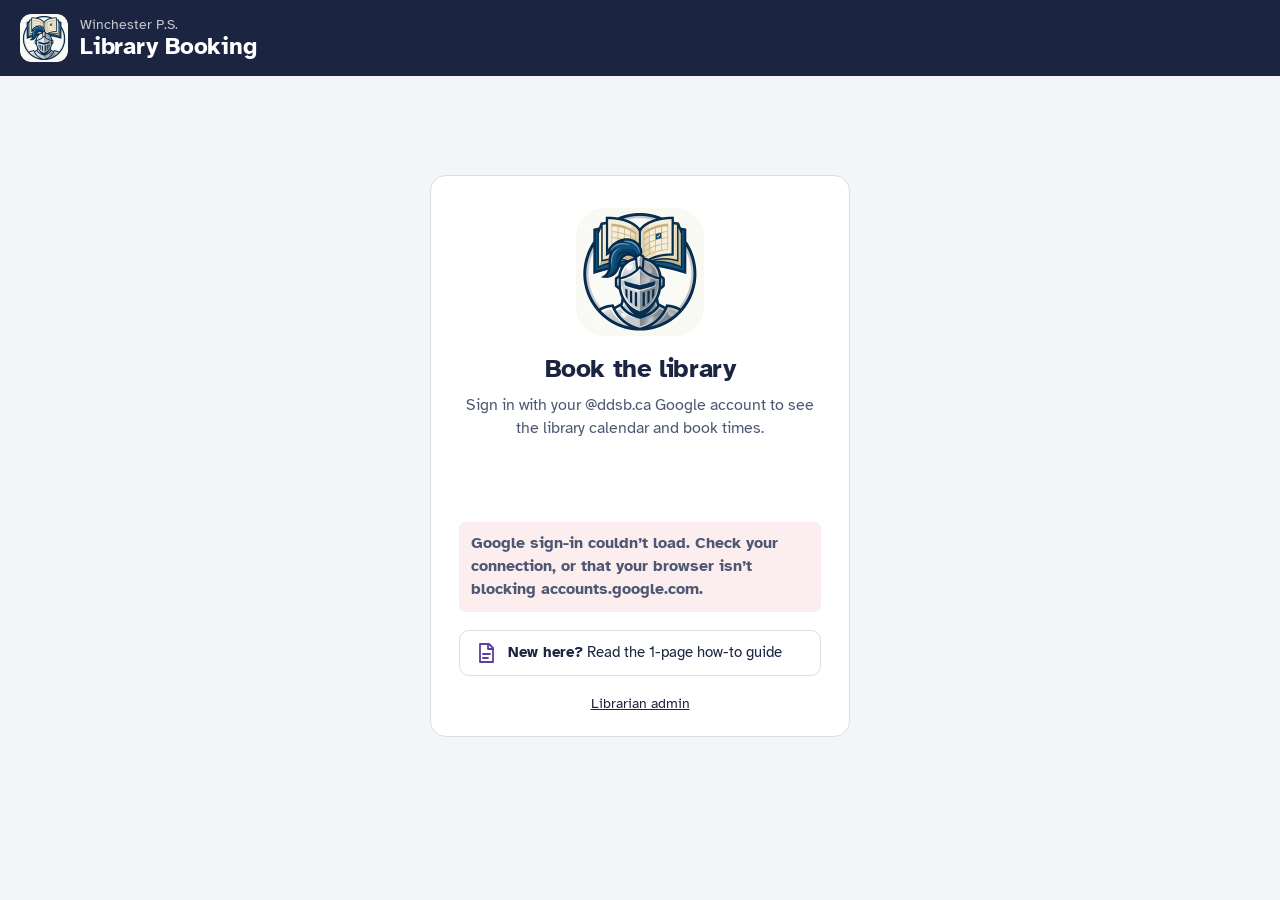
<file: index.html>
<!DOCTYPE html>
<html lang="en">
<head>
  <meta charset="utf-8">
  <meta name="viewport" content="width=device-width, initial-scale=1, viewport-fit=cover">
  <title>Library Booking – Winchester P.S.</title>
  <meta name="description" content="Book the Winchester Public School library for your class.">
  <meta name="theme-color" content="#1B2440">
  <link rel="icon" href="assets/favicon.ico" sizes="any">
  <link rel="icon" href="assets/favicon-32.png" type="image/png" sizes="32x32">
  <link rel="apple-touch-icon" href="assets/apple-touch-icon.png">
  <link rel="manifest" href="manifest.webmanifest">
  <meta name="apple-mobile-web-app-capable" content="yes">
  <meta name="mobile-web-app-capable" content="yes">
  <meta name="apple-mobile-web-app-title" content="Library">
  <meta name="apple-mobile-web-app-status-bar-style" content="default">
  <link rel="preconnect" href="https://fonts.googleapis.com">
  <link rel="preconnect" href="https://fonts.gstatic.com" crossorigin>
  <link href="https://fonts.googleapis.com/css2?family=Atkinson+Hyperlegible:ital,wght@0,400;0,700;1,400&display=swap" rel="stylesheet">
  <link rel="stylesheet" href="assets/styles.css">
</head>
<body>
  <header class="masthead">
    <div class="masthead-inner">
      <a class="brand" href="./">
        <img class="brand-logo" src="assets/logo-96.png" width="48" height="48" alt="">
        <span class="brand-text">
        <span class="brand-school" data-bind="schoolName">Winchester P.S.</span>
        <span class="brand-title" data-bind="siteTitle">Library Booking</span>
      </span>
      </a>
      <div class="mast-actions">
        <div class="who-chip" id="whoChip" hidden>
          <span class="who-name" id="whoName"></span>
          <button class="who-out" id="signOutBtn" type="button">Sign out</button>
        </div>
        <button class="btn btn-ghost-light" id="signInBtn" type="button" hidden>Sign in</button>
        <button class="btn btn-ghost-light" id="myBookingsBtn" type="button">My bookings</button>
      </div>
    </div>
  </header>

  <div class="notice notice-demo" id="demoNotice" hidden>
    Demo mode: bookings are saved only in this browser. Connect the Google Sheet in <code>assets/config.js</code> to go live.
  </div>
  <div class="notice" id="announcement" hidden></div>
  <div class="notice notice-warn" id="closedNotice" hidden></div>

  <main class="gate" id="gate" hidden>
    <div class="gate-card">
      <img class="gate-logo" src="assets/logo-256.png" width="128" height="128" alt="">
      <h1 id="gateTitle">Book the library</h1>

      <div class="gate-step" id="gateSignin">
        <p id="gateText">Sign in with your school Google account to see the library calendar and book times.</p>
        <div class="gsi-slot" id="gateButton"></div>
      </div>

      <form class="gate-step" id="gateRequest" hidden novalidate>
        <p>You’re signed in as <b class="gate-email"></b>, but you’re not on the library’s staff list yet. Ask for access and the librarian will review it.</p>
        <label>Your name<input type="text" id="reqName" autocomplete="name" required></label>
        <label>Note for the librarian <span class="opt">(optional)</span><input type="text" id="reqNote" maxlength="200" placeholder="e.g. Grade 3, Room 104"></label>
        <button class="btn btn-primary" type="submit" id="reqSubmit">Request access</button>
      </form>

      <div class="gate-step" id="gatePending" hidden>
        <p>Your request is with the librarian. You’ll get an email at <b class="gate-email"></b> once it’s approved.</p>
        <button class="btn btn-quiet" type="button" id="gateRecheck">Check again</button>
      </div>

      <div class="gate-step" id="gateDenied" hidden>
        <p>Your access request for <b class="gate-email"></b> wasn’t approved. If you think that’s a mistake, please speak to the librarian.</p>
      </div>

      <p class="form-error" id="gateError" role="alert" hidden></p>
      <a class="gate-guide" href="how-to.pdf" target="_blank" rel="noopener">
        <svg viewBox="0 0 24 24" aria-hidden="true"><path d="M6 3h9l4 4v14H6z"/><path d="M14 3v5h5"/><path d="M9 13h7M9 17h5"/></svg>
        <span><b>New here?</b> Read the 1-page how-to guide</span>
      </a>
      <p class="gate-foot">
        <button class="linklike" type="button" id="gateSwitch" hidden>Use a different account</button>
        <a href="admin.html">Librarian admin</a>
      </p>
    </div>
  </main>

  <main class="page" id="pageMain">
    <section class="weekbar" aria-label="Choose a week">
      <button class="btn btn-icon" id="prevWeek" type="button" aria-label="Previous week">
        <svg viewBox="0 0 24 24" aria-hidden="true"><path d="M15 5l-7 7 7 7"/></svg>
      </button>
      <label class="week-label" id="weekLabelWrap">
        <span id="weekLabel">Loading…</span>
        <span class="week-sub" id="weekSub"></span>
        <input type="date" id="jumpDate" aria-label="Jump to a date">
      </label>
      <button class="btn btn-icon" id="nextWeek" type="button" aria-label="Next week">
        <svg viewBox="0 0 24 24" aria-hidden="true"><path d="M9 5l7 7-7 7"/></svg>
      </button>
      <button class="btn btn-quiet" id="thisWeek" type="button">This week</button>
    </section>

    <div class="legend" aria-hidden="true">
      <span><i class="sw sw-open"></i>Open</span>
      <span><i class="sw sw-picked"></i>Selected</span>
      <span><i class="sw sw-booked"></i>Booked</span>
      <span><i class="sw sw-reserved"></i>Reserved</span>
      <span><i class="sw sw-break"></i>Break time</span>
      <span class="legend-note" id="librarianNote" hidden></span>
    </div>

    <nav class="daytabs" id="dayTabs" aria-label="Days of the week"></nav>

    <div class="grid-wrap" id="gridWrap">
      <div class="grid" id="grid" role="grid" aria-busy="true"></div>
      <div class="loading" id="loading">Loading the week…</div>
    </div>

    <p class="footnote">Tap an open time to select it. You can pick several before booking.
      <span class="footlinks"><a href="how-to.pdf" target="_blank" rel="noopener">How-to guide (PDF)</a> <a href="admin.html">Librarian admin</a></span></p>
  </main>

  <div class="tray" id="tray" hidden>
    <div class="tray-inner">
      <div class="tray-text">
        <strong id="trayCount"></strong>
        <span id="traySummary"></span>
      </div>
      <button class="btn btn-quiet-light" id="trayClear" type="button">Clear</button>
      <button class="btn btn-primary" id="trayGo" type="button">Book</button>
    </div>
  </div>

  <!-- Booking form -->
  <dialog class="sheet" id="bookDialog" aria-labelledby="bookTitle">
    <form id="bookForm" novalidate>
      <header class="sheet-head">
        <h2 id="bookTitle">Book the library</h2>
        <button class="btn btn-icon" type="button" data-close aria-label="Close">
          <svg viewBox="0 0 24 24" aria-hidden="true"><path d="M6 6l12 12M18 6L6 18"/></svg>
        </button>
      </header>
      <div class="sheet-body">
        <ul class="picked-list" id="pickedList"></ul>
        <button class="btn btn-quiet btn-small add-more" id="addMoreBtn" type="button" hidden>Add more times</button>

        <div class="field">
          <label for="teacherInput">Teacher(s)</label>
          <div class="chips" id="teacherChips"></div>
          <div class="combo">
            <input id="teacherInput" type="text" list="teacherList" autocomplete="off" placeholder="Start typing a name">
            <button class="btn btn-quiet" id="teacherAdd" type="button">Add</button>
          </div>
          <datalist id="teacherList"></datalist>
        </div>

        <fieldset class="field">
          <legend>Grade(s)</legend>
          <div class="toggles" id="gradeToggles"></div>
          <input id="gradeOther" type="text" placeholder="Other (e.g. Gifted Testing, PSP)" autocomplete="off">
        </fieldset>

        <div class="field">
          <label for="desc">What are you doing?</label>
          <textarea id="desc" rows="2" maxlength="300" placeholder="e.g. Book exchange, Lit circles, Research project"></textarea>
        </div>

        <p class="booking-as" id="bookingAs" hidden></p>
        <div class="field" id="emailField">
          <label for="email">Your school email</label>
          <input id="email" type="email" autocomplete="email" inputmode="email" placeholder="name@ddsb.ca">
          <label class="check"><input type="checkbox" id="remember" checked> Remember my name and email on this device</label>
        </div>

        <p class="form-error" id="bookError" role="alert" hidden></p>
      </div>
      <footer class="sheet-foot">
        <button class="btn btn-quiet" type="button" data-close id="bookClose">Cancel</button>
        <button class="btn btn-primary" type="submit" id="bookSubmit">Book</button>
      </footer>
    </form>
  </dialog>

  <!-- Sign in -->
  <dialog class="sheet sheet-narrow" id="signinDialog" aria-labelledby="signinTitle">
    <header class="sheet-head">
      <h2 id="signinTitle">Sign in</h2>
      <button class="btn btn-icon" type="button" data-close aria-label="Close">
        <svg viewBox="0 0 24 24" aria-hidden="true"><path d="M6 6l12 12M18 6L6 18"/></svg>
      </button>
    </header>
    <div class="sheet-body">
      <p class="muted" id="signinText">Use your school Google account. Your name and email are filled in for you, and you can see and change your bookings from any device.</p>
      <div class="gsi-slot" id="gsiButton"></div>
      <p class="form-error" id="signinError" role="alert" hidden></p>
    </div>
  </dialog>

  <!-- Confirmation -->
  <dialog class="sheet" id="doneDialog" aria-labelledby="doneTitle">
    <header class="sheet-head">
      <h2 id="doneTitle">You’re booked</h2>
    </header>
    <div class="sheet-body">
      <div class="stamp-big" id="doneStamp"></div>
      <ul class="picked-list" id="doneList"></ul>
      <p class="muted" id="doneNote"></p>
    </div>
    <footer class="sheet-foot">
      <button class="btn btn-primary" type="button" data-close>Done</button>
    </footer>
  </dialog>

  <!-- My bookings -->
  <dialog class="sheet" id="mineDialog" aria-labelledby="mineTitle">
    <header class="sheet-head">
      <h2 id="mineTitle">My bookings</h2>
      <button class="btn btn-icon" type="button" data-close aria-label="Close">
        <svg viewBox="0 0 24 24" aria-hidden="true"><path d="M6 6l12 12M18 6L6 18"/></svg>
      </button>
    </header>
    <div class="sheet-body" id="mineBody"></div>
  </dialog>

  <div class="toast" id="toast" role="status" aria-live="polite"></div>

  <script src="assets/config.js"></script>
  <script src="assets/core.js"></script>
  <script src="assets/api.js"></script>
  <script src="assets/app.js"></script>
</body>
</html>
</file>
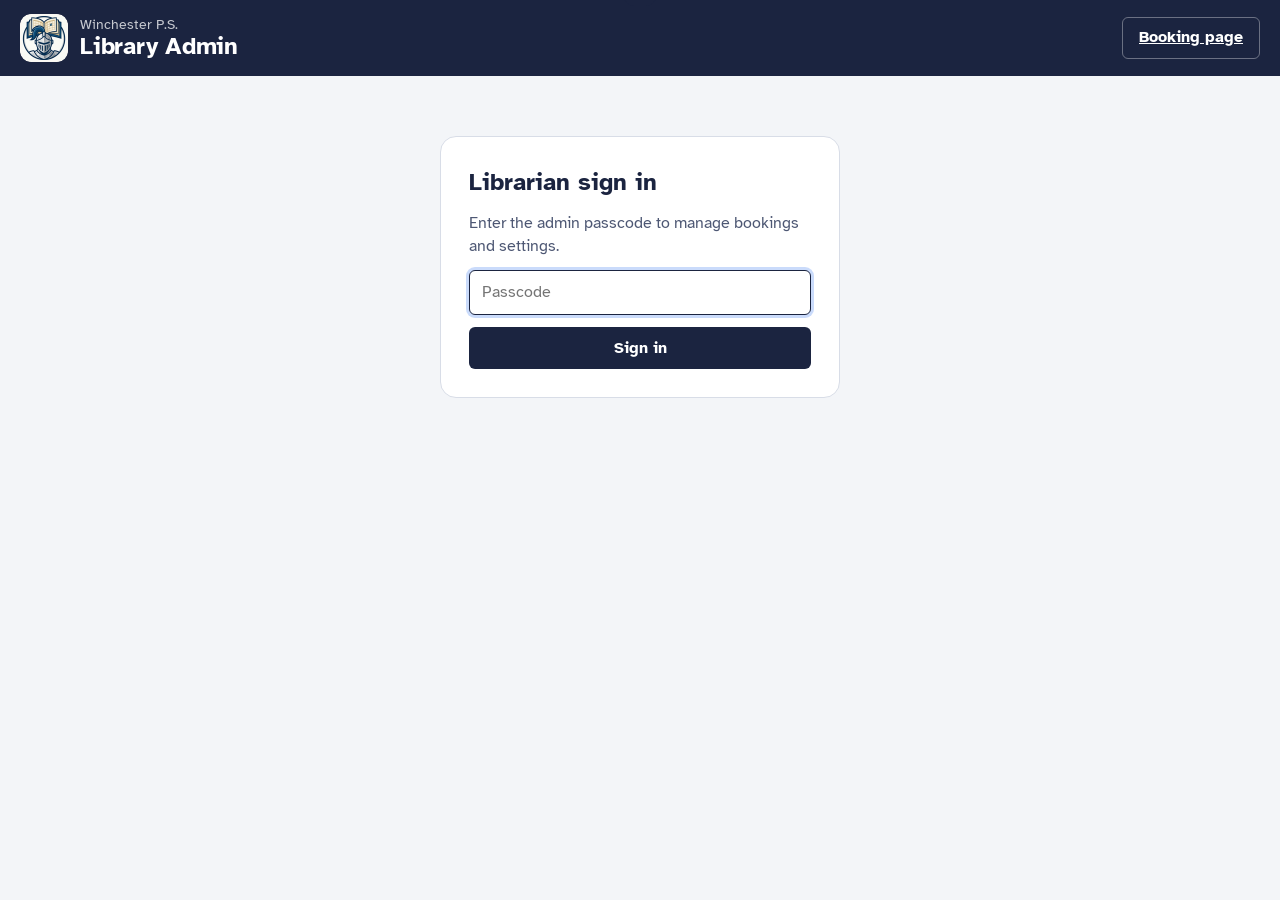
<file: admin.html>
<!DOCTYPE html>
<html lang="en">
<head>
  <meta charset="utf-8">
  <meta name="viewport" content="width=device-width, initial-scale=1, viewport-fit=cover">
  <title>Library Admin – Winchester P.S.</title>
  <meta name="robots" content="noindex">
  <meta name="theme-color" content="#1B2440">
  <link rel="icon" href="assets/favicon.ico" sizes="any">
  <link rel="icon" href="assets/favicon-32.png" type="image/png" sizes="32x32">
  <link rel="apple-touch-icon" href="assets/apple-touch-icon.png">
  <link rel="manifest" href="manifest.webmanifest">
  <meta name="apple-mobile-web-app-capable" content="yes">
  <meta name="mobile-web-app-capable" content="yes">
  <meta name="apple-mobile-web-app-title" content="Library">
  <meta name="apple-mobile-web-app-status-bar-style" content="default">
  <link rel="preconnect" href="https://fonts.googleapis.com">
  <link rel="preconnect" href="https://fonts.gstatic.com" crossorigin>
  <link href="https://fonts.googleapis.com/css2?family=Atkinson+Hyperlegible:ital,wght@0,400;0,700;1,400&display=swap" rel="stylesheet">
  <link rel="stylesheet" href="assets/styles.css">
  <link rel="stylesheet" href="assets/admin.css">
</head>
<body class="admin">
  <header class="masthead">
    <div class="masthead-inner">
      <a class="brand" href="./">
        <img class="brand-logo" src="assets/logo-96.png" width="48" height="48" alt="">
        <span class="brand-text">
        <span class="brand-school" data-bind="schoolName">Winchester P.S.</span>
        <span class="brand-title">Library Admin</span>
      </span>
      </a>
      <div class="mast-actions">
        <a class="btn btn-ghost-light" href="./">Booking page</a>
        <button class="btn btn-ghost-light" id="logoutBtn" type="button" hidden>Sign out</button>
      </div>
    </div>
  </header>

  <div class="notice notice-demo" id="demoNotice" hidden>
    Demo mode: changes are saved only in this browser. The demo passcode is <code>changeme</code>.
    <button class="btn btn-quiet btn-small" id="resetDemo" type="button">Reset demo data</button>
  </div>

  <!-- Sign in -->
  <main class="page login" id="loginView">
    <form class="login-card" id="loginForm">
      <h1>Librarian sign in</h1>
      <p class="muted">Enter the admin passcode to manage bookings and settings.</p>
      <label for="passcode" class="sr-only">Passcode</label>
      <input type="password" id="passcode" autocomplete="current-password" placeholder="Passcode" required>
      <p class="form-error" id="loginError" hidden></p>
      <button class="btn btn-primary" type="submit" id="loginBtn">Sign in</button>
    </form>
  </main>

  <main class="page" id="adminView" hidden>
    <nav class="tabs" role="tablist" aria-label="Admin sections">
      <button role="tab" type="button" data-tab="bookings" aria-selected="true">Bookings</button>
      <button role="tab" type="button" data-tab="staff" aria-selected="false">Staff access <span class="badge" id="staffBadge" hidden></span></button>
      <button role="tab" type="button" data-tab="statics" aria-selected="false">Recurring</button>
      <button role="tab" type="button" data-tab="calendar" aria-selected="false">School calendar</button>
      <button role="tab" type="button" data-tab="librarian" aria-selected="false">Librarian schedule</button>
      <button role="tab" type="button" data-tab="settings" aria-selected="false">Settings</button>
    </nav>

    <!-- Bookings -->
    <section class="panel" data-panel="bookings">
      <div class="panel-head">
        <div>
          <h2>Bookings</h2>
          <p class="muted">Every booking also appears in the “App Bookings” tab of the Google Sheet.</p>
        </div>
        <button class="btn btn-primary" id="addBookingBtn" type="button">Add a booking</button>
      </div>
      <div class="filters">
        <label>From <input type="date" id="fFrom"></label>
        <label>To <input type="date" id="fTo"></label>
        <label class="grow">Search <input type="text" id="fSearch" placeholder="Teacher, grade, activity or email"></label>
        <label class="check"><input type="checkbox" id="fCancelled"> Show cancelled</label>
      </div>
      <div class="bulk" id="bulkBar" hidden>
        <span id="bulkCount"></span>
        <button class="btn btn-danger btn-small" id="bulkCancel" type="button">Cancel selected</button>
      </div>
      <div class="table-wrap">
        <table class="table" id="bookingTable">
          <thead><tr>
            <th class="col-check"><input type="checkbox" id="checkAll" aria-label="Select all"></th>
            <th>Date</th><th>Time</th><th>Teacher(s)</th><th>Grade(s)</th><th>Activity</th><th>Booked by</th><th></th>
          </tr></thead>
          <tbody></tbody>
        </table>
      </div>
      <p class="empty" id="bookingEmpty" hidden>No bookings in this date range.</p>
    </section>

    <!-- Staff access -->
    <section class="panel" data-panel="staff" hidden>
      <div class="panel-head">
        <div>
          <h2>Staff access</h2>
          <p class="muted">Who can sign in to the booking site. Staff who aren’t on the list can ask for access, and their requests show up here.</p>
        </div>
      </div>

      <div class="restrict-box">
        <label class="check"><input type="checkbox" id="sRestrict"> Only approved staff can use the booking site</label>
        <p class="muted small" id="restrictHint">Turn this on after you’ve added your staff, so nobody gets locked out. Needs Google sign-in.</p>
        <button class="btn btn-quiet btn-small" id="saveRestrict" type="button">Save</button>
      </div>

      <h3 id="pendingHead">Waiting for approval</h3>
      <div id="pendingList" class="stack"></div>

      <h3>Add staff</h3>
      <form class="form-grid add-staff" id="addStaffForm" novalidate>
        <label>Name<input type="text" id="newStaffName" placeholder="e.g. Jane Shepherd"></label>
        <label>School Google email<input type="email" id="newStaffEmail" placeholder="name@ddsb.ca"></label>
        <div class="align-end"><button class="btn btn-primary" type="submit" id="addStaffBtn">Add</button></div>
      </form>
      <details class="bulk-add">
        <summary>Add many at once</summary>
        <label class="sr-only" for="bulkStaff">Staff list</label>
        <textarea id="bulkStaff" rows="6" placeholder="One person per line: Name, email&#10;Jane Shepherd, jane.shepherd@ddsb.ca&#10;Sam Cole, sam.cole@ddsb.ca"></textarea>
        <p class="muted small">You can paste two columns straight from a spreadsheet, too.</p>
        <button class="btn btn-quiet" type="button" id="bulkStaffBtn">Add all</button>
      </details>

      <h3>Approved staff <span class="count" id="approvedCount"></span></h3>
      <div class="filters"><label class="grow">Search <input type="text" id="staffSearch" placeholder="Name or email"></label></div>
      <div class="table-wrap">
        <table class="table" id="staffTable">
          <thead><tr><th>Name</th><th>Email</th><th>Approved</th><th></th></tr></thead>
          <tbody></tbody>
        </table>
      </div>
      <p class="empty" id="staffEmpty" hidden>No approved staff yet. Add yourself first.</p>

      <div id="deniedWrap" hidden>
        <h3>Denied</h3>
        <div class="table-wrap">
          <table class="table" id="deniedTable">
            <thead><tr><th>Name</th><th>Email</th><th>Denied</th><th></th></tr></thead>
            <tbody></tbody>
          </table>
        </div>
      </div>
    </section>

    <!-- Recurring / static bookings -->
    <section class="panel" data-panel="statics" hidden>
      <div class="panel-head">
        <div>
          <h2>Recurring bookings</h2>
          <p class="muted">Standing reservations that block a time on a cycle day, a weekday, or one date. Teachers see them as “Reserved”.</p>
        </div>
        <button class="btn btn-quiet" id="addStatic" type="button">Add recurring booking</button>
      </div>
      <div id="staticList" class="stack"></div>
      <div class="savebar"><button class="btn btn-primary" id="saveStatics" type="button">Save recurring bookings</button></div>
    </section>

    <!-- Calendar -->
    <section class="panel" data-panel="calendar" hidden>
      <div class="panel-head">
        <div>
          <h2>School calendar</h2>
          <p class="muted">Closed days can’t be booked and are skipped when counting cycle days. Events show under the date. Use “Set cycle day” if the board shifts the cycle.</p>
        </div>
      </div>
      <div class="form-grid">
        <label>First day of classes (Day 1)<input type="date" id="sYearStart"></label>
        <label>Last day of school year<input type="date" id="sYearEnd"></label>
        <label>Days in the cycle<input type="number" id="sCycleLength" min="1" max="10"></label>
      </div>
      <p class="cycle-check" id="cycleCheck"></p>
      <div class="table-wrap">
        <table class="table table-edit" id="calTable">
          <thead><tr><th>Start</th><th>End</th><th>Label</th><th>Type</th><th>Set cycle day</th><th></th></tr></thead>
          <tbody></tbody>
        </table>
      </div>
      <div class="savebar">
        <button class="btn btn-quiet" id="addCal" type="button">Add a date</button>
        <button class="btn btn-primary" id="saveCal" type="button">Save calendar</button>
      </div>
    </section>

    <!-- Librarian -->
    <section class="panel" data-panel="librarian" hidden>
      <div class="panel-head">
        <div>
          <h2>Librarian schedule</h2>
          <p class="muted">Where the librarian is during each time. Teachers see this note under a time when it says anything other than “Library”.</p>
        </div>
      </div>

      <h3>Changes for a specific day</h3>
      <p class="muted">For one-offs like Teacher in Charge, a meeting or a supply day. A change replaces the weekly schedule for just those times on that date, and teachers see it highlighted.</p>
      <form class="change-form" id="changeForm" novalidate>
        <div class="form-grid tight">
          <label>Date<input type="date" id="chDate"></label>
          <label>Where you’ll be<input type="text" id="chWhere" maxlength="120" placeholder="e.g. Teacher in Charge"></label>
        </div>
        <p class="muted small" id="chDayInfo"></p>
        <div class="ch-times">
          <span class="minilabel">Times</span>
          <span class="ch-quick">
            <button class="btn btn-quiet btn-small" type="button" data-quick="am">Morning</button>
            <button class="btn btn-quiet btn-small" type="button" data-quick="pm">Afternoon</button>
            <button class="btn btn-quiet btn-small" type="button" data-quick="all">All day</button>
            <button class="btn btn-quiet btn-small" type="button" data-quick="none">Clear</button>
          </span>
        </div>
        <div class="toggles" id="chSlots"></div>
        <div><button class="btn btn-primary" type="submit" id="chAdd">Save change</button></div>
      </form>
      <div class="table-wrap" id="changeTableWrap">
        <table class="table" id="changeTable">
          <thead><tr><th>Date</th><th>Time</th><th>Where</th><th></th></tr></thead>
          <tbody></tbody>
        </table>
      </div>
      <p class="empty" id="changeEmpty">No changes coming up.</p>

      <h3>Weekly schedule</h3>
      <p class="muted">The usual week, by cycle day.</p>
      <div class="form-grid">
        <label class="check"><input type="checkbox" id="sShowLibrarian"> Show the librarian’s location on the booking page</label>
        <label>Label<input type="text" id="sLibrarianLabel"></label>
      </div>
      <div class="table-wrap">
        <table class="table table-edit" id="libTable"><thead></thead><tbody></tbody></table>
      </div>
      <div class="savebar"><button class="btn btn-primary" id="saveLib" type="button">Save weekly schedule</button></div>
    </section>

    <!-- Settings -->
    <section class="panel" data-panel="settings" hidden>
      <div class="panel-head"><div><h2>Settings</h2></div></div>

      <h3>Booking rules</h3>
      <div class="form-grid">
        <label class="check"><input type="checkbox" id="sBookingsOpen"> Teachers can book online</label>
        <label class="wide">Message when booking is paused<input type="text" id="sClosedMessage"></label>
        <label>How far ahead teachers can book (days)<input type="number" id="sWindowDays" min="0"></label>
        <label>Minimum notice before a time starts (minutes)<input type="number" id="sMinNotice" min="0"></label>
        <label>Most times in one booking<input type="number" id="sMaxPerBooking" min="0"><small>0 = no limit</small></label>
        <label>Most times per teacher per week<input type="number" id="sMaxPerWeek" min="0"><small>0 = no limit. Counted by email.</small></label>
        <label class="check"><input type="checkbox" id="sAllowCancel"> Teachers can change and cancel their own bookings</label>
      </div>

      <h3>Time slots</h3>
      <p class="muted">Untick “Bookable” to show a time without letting teachers book it.</p>
      <div class="table-wrap">
        <table class="table table-edit" id="slotTable">
          <thead><tr><th>Name</th><th>Start</th><th>End</th><th>Bookable</th><th></th></tr></thead>
          <tbody></tbody>
        </table>
      </div>
      <button class="btn btn-quiet btn-small" id="addSlot" type="button">Add a time slot</button>

      <h3>Spaces</h3>
      <div class="form-grid">
        <label class="wide">Bookable spaces, one per line<textarea id="sSpaces" rows="2"></textarea>
          <small>With more than one space, each time shows a separate slot per space (for example “Teaching Space” and “Collaboration Space”). Renaming a space hides bookings made under its old name, so add new spaces rather than renaming ones already in use.</small></label>
      </div>

      <h3>Teachers and grades</h3>
      <div class="form-grid">
        <label>Staff names, one per line<textarea id="sTeachers" rows="10"></textarea></label>
        <label>Grade buttons, one per line<textarea id="sGrades" rows="10"></textarea></label>
        <label class="check"><input type="checkbox" id="sAllowOther"> Allow names that aren’t on the staff list</label>
        <label>Required email domain<input type="text" id="sEmailDomain" placeholder="ddsb.ca"><small>Leave blank to accept any email.</small></label>
      </div>

      <h3>Emails</h3>
      <div class="form-grid">
        <label class="check"><input type="checkbox" id="sSendConfirm"> Email teachers a confirmation with a cancel link</label>
        <label>Send me a copy of new and cancelled bookings<input type="email" id="sNotifyEmail" placeholder="librarian@ddsb.ca"></label>
      </div>

      <h3>Page text</h3>
      <div class="form-grid">
        <label>School name<input type="text" id="sSchoolName"></label>
        <label>Page title<input type="text" id="sSiteTitle"></label>
        <label class="wide">Announcement banner<input type="text" id="sAnnouncement" placeholder="e.g. Book fair in the library Dec 1–5. Bookings limited."><small>Shown at the top of the booking page. Leave blank to hide.</small></label>
        <label class="wide">Website address (used in email links)<input type="text" id="sSiteUrl"></label>
      </div>

      <div class="savebar"><button class="btn btn-primary" id="saveSettings" type="button">Save settings</button></div>

      <h3>Admin passcode</h3>
      <div class="form-grid">
        <label>New passcode<input type="password" id="newPass" autocomplete="new-password" minlength="6"></label>
        <div class="align-end"><button class="btn btn-quiet" id="savePass" type="button">Change passcode</button></div>
      </div>
    </section>
  </main>

  <!-- Add / edit booking -->
  <dialog class="sheet" id="editDialog" aria-labelledby="editTitle">
    <form id="editForm" novalidate>
      <header class="sheet-head">
        <h2 id="editTitle">Add a booking</h2>
        <button class="btn btn-icon" type="button" data-close aria-label="Close">
          <svg viewBox="0 0 24 24" aria-hidden="true"><path d="M6 6l12 12M18 6L6 18"/></svg>
        </button>
      </header>
      <div class="sheet-body">
        <div class="new-only">
          <div class="form-grid tight">
            <label>Date<input type="date" id="eDate"></label>
            <label id="eSpaceWrap">Space<select id="eSpace"></select></label>
          </div>
          <p class="muted small" id="eDayInfo"></p>
          <fieldset class="field">
            <legend>Times</legend>
            <div class="toggles" id="eSlots"></div>
          </fieldset>
        </div>
        <p class="edit-only muted" id="eWhen"></p>
        <div class="field"><label for="eTeachers">Teacher(s)</label><input type="text" id="eTeachers" placeholder="e.g. Cole, Adams"></div>
        <div class="field"><label for="eGrades">Grade(s)</label><input type="text" id="eGrades" placeholder="e.g. 7, 8"></div>
        <div class="field"><label for="eDesc">Activity</label><input type="text" id="eDesc"></div>
        <div class="field new-only"><label for="eEmail">Teacher email (optional)</label><input type="email" id="eEmail"></div>
        <p class="muted small new-only">Admin bookings skip the booking-window and notice rules, but can’t double-book a time.</p>
        <p class="form-error" id="editError" hidden></p>
      </div>
      <footer class="sheet-foot">
        <button class="btn btn-quiet" type="button" data-close>Cancel</button>
        <button class="btn btn-primary" type="submit" id="editSubmit">Save booking</button>
      </footer>
    </form>
  </dialog>

  <div class="toast" id="toast" role="status" aria-live="polite"></div>

  <script src="assets/config.js"></script>
  <script src="assets/core.js"></script>
  <script src="assets/api.js"></script>
  <script src="assets/admin.js"></script>
</body>
</html>
</file>
<file: assets/styles.css>
/* Winchester P.S. Library Booking */
:root {
  --paper: #F3F5F8;
  --card: #FFFFFF;
  --ink: #1B2440;
  --ink-2: #4E5874;
  --ink-3: #7C8499;
  --line: #D8DDE7;
  --line-soft: #E7EAF0;
  --stamp: #5B3FA0;
  --stamp-wash: #F1EDFA;
  --open: #1D6E52;
  --open-wash: #EEF7F2;
  --reserved: #5D6880;
  --reserved-wash: #EDF0F5;
  --warn: #9A4A12;
  --warn-wash: #FDF1E6;
  --danger: #B3261E;
  --focus: #2F6FED;
  --radius-s: 6px;
  --radius-m: 10px;
  --radius-l: 16px;
  --time-col: 118px;
  --font: 'Atkinson Hyperlegible', system-ui, -apple-system, 'Segoe UI', sans-serif;
  color-scheme: light;
}

* { box-sizing: border-box; }
html { -webkit-text-size-adjust: 100%; }
body {
  margin: 0; font-family: var(--font); font-size: 16px; line-height: 1.45;
  color: var(--ink); background: var(--paper);
  padding-bottom: env(safe-area-inset-bottom);
}
a { color: var(--ink); }
button, input, select, textarea { font: inherit; color: inherit; }
:focus-visible { outline: 3px solid var(--focus); outline-offset: 2px; }
[hidden] { display: none !important; }
code { font-size: .9em; background: rgba(0,0,0,.06); padding: 1px 5px; border-radius: 4px; }
.muted { color: var(--ink-2); }

/* ---------- Masthead ---------- */
.masthead { background: var(--ink); color: #fff; }
.masthead-inner {
  max-width: 1280px; margin: 0 auto; padding: 14px 20px;
  display: flex; align-items: center; justify-content: space-between; gap: 12px;
}
.brand { color: #fff; text-decoration: none; display: flex; align-items: center; gap: 12px; line-height: 1.1; }
.brand-text { display: flex; flex-direction: column; min-width: 0; }
.brand-logo { width: 48px; height: 48px; border-radius: 11px; flex: none; }
@media (max-width: 600px) { .brand-logo { width: 40px; height: 40px; border-radius: 9px; } .brand { gap: 10px; } }
.brand-school { font-size: 14px; opacity: .75; }
.brand-title { font-size: 24px; font-weight: 700; letter-spacing: -.01em; }

.mast-actions { display: flex; align-items: center; gap: 8px; }
.who-chip { display: flex; align-items: center; gap: 10px; font-size: 14px; line-height: 1.2; text-align: right; }
.who-name { opacity: .9; max-width: 220px; overflow: hidden; text-overflow: ellipsis; white-space: nowrap; }
.who-out { background: none; border: 0; color: #fff; text-decoration: underline; cursor: pointer; padding: 4px 0; font-size: 14px; opacity: .85; }
.masthead .btn, .who-out { white-space: nowrap; }
.brand { min-width: 0; }
@media (max-width: 600px) {
  .who-chip { display: none !important; }
  .masthead-inner { padding: 12px 14px; }
  .masthead .btn { padding: 6px 10px; min-height: 38px; font-size: 14px; }
  .mast-actions { gap: 6px; }
  .brand-title { font-size: 19px !important; white-space: nowrap; }
  .brand-school { font-size: 13px; }
}

/* ---------- Buttons ---------- */
.btn {
  border: 1px solid transparent; border-radius: var(--radius-s); padding: 9px 16px;
  font-weight: 700; cursor: pointer; background: none; line-height: 1.2;
  display: inline-flex; align-items: center; justify-content: center; gap: 6px; min-height: 42px;
}
.btn:disabled { opacity: .5; cursor: not-allowed; }
.btn-primary { background: var(--ink); color: #fff; }
.btn-primary:hover:not(:disabled) { background: #2A3660; }
.btn-quiet { border-color: var(--line); background: var(--card); color: var(--ink); }
.btn-quiet:hover { border-color: var(--ink-3); }
.btn-ghost-light { color: #fff; border-color: rgba(255,255,255,.35); }
.btn-ghost-light:hover { border-color: #fff; }
.btn-quiet-light { color: #fff; border-color: rgba(255,255,255,.35); }
.btn-danger { color: var(--danger); border-color: #E9C3C0; background: #fff; }
.btn-danger:hover { border-color: var(--danger); }
.btn-small { min-height: 34px; padding: 5px 12px; font-size: 14px; }
.btn-icon { width: 42px; height: 42px; padding: 0; border-color: var(--line); background: var(--card); }
.btn-icon svg { width: 20px; height: 20px; fill: none; stroke: currentColor; stroke-width: 2.2; stroke-linecap: round; stroke-linejoin: round; }

/* ---------- Notices ---------- */
.notice { max-width: 1280px; margin: 12px auto 0; padding: 10px 20px; background: var(--stamp-wash); color: var(--ink); border-left: 4px solid var(--stamp); }
.notice-demo { background: #FFF8DC; border-color: #C9A227; }
.notice-warn { background: var(--warn-wash); border-color: var(--warn); }
@media (min-width: 1320px) { .notice { border-radius: var(--radius-s); } }

/* ---------- Page ---------- */
.page { max-width: 1280px; margin: 0 auto; padding: 18px 20px 120px; }

.weekbar { display: flex; align-items: center; gap: 10px; flex-wrap: wrap; }
.week-label {
  position: relative; display: flex; flex-direction: column; justify-content: center;
  min-height: 42px; padding: 0 6px; cursor: pointer; min-width: 190px;
}
#weekLabel { font-size: 26px; font-weight: 700; letter-spacing: -.015em; line-height: 1.1; }
.week-sub { font-size: 14px; color: var(--ink-2); }
.week-label input[type=date] {
  position: absolute; inset: 0; opacity: 0; cursor: pointer; width: 100%; height: 100%; border: 0;
}
.week-label input[type=date]::-webkit-calendar-picker-indicator { position: absolute; inset: 0; width: 100%; height: 100%; cursor: pointer; }
#thisWeek { margin-left: auto; }

.legend { display: flex; gap: 16px; flex-wrap: wrap; margin: 14px 0 12px; font-size: 14px; color: var(--ink-2); }
.legend span { display: inline-flex; align-items: center; gap: 6px; }
.legend-note { color: var(--ink-3); }
.sw { width: 16px; height: 16px; border-radius: 4px; display: inline-block; }
.sw-open { background: var(--open-wash); border: 1.5px solid var(--open); }
.sw-picked { background: var(--ink); }
.sw-booked { background: var(--stamp-wash); border: 1.5px solid var(--stamp); }
.sw-reserved { background: var(--reserved-wash); border: 1.5px dashed var(--reserved); }
.sw-break { background: #F6EFDD; border: 1.5px solid #D9C89C; }

.footnote { color: var(--ink-2); font-size: 14px; margin-top: 18px; display: flex; justify-content: space-between; gap: 12px; flex-wrap: wrap; }

/* ---------- Grid (desktop) ---------- */
.grid-wrap { position: relative; }
.loading {
  position: absolute; inset: 60px 0 auto; text-align: center; color: var(--ink-2);
  pointer-events: none; opacity: 0; transition: opacity .2s;
}
.grid-wrap.is-loading .loading { opacity: 1; }
.grid-wrap.is-loading .grid { opacity: .45; pointer-events: none; }
.grid {
  display: grid; grid-template-columns: var(--time-col) repeat(5, minmax(0, 1fr));
  background: var(--card); border: 1px solid var(--line); border-radius: var(--radius-l);
  overflow: clip; transition: opacity .15s;
}
.g-corner, .g-day, .g-time, .g-cell { border-bottom: 1px solid var(--line-soft); }
.g-day, .g-cell { border-left: 1px solid var(--line-soft); }
.g-corner { background: var(--card); grid-column: 1; grid-row: 1; border-bottom: 1px solid var(--line); }
.g-day { grid-column: var(--c); grid-row: 1; }
.g-time { grid-column: 1; grid-row: var(--r); }
.g-cell { grid-column: var(--c); grid-row: var(--r); }
.g-day {
  position: sticky; top: 0; z-index: 2; background: var(--card);
  padding: 12px 12px 10px; display: grid; grid-template-columns: 1fr auto; gap: 2px 8px; align-items: start;
  border-bottom: 1px solid var(--line);
}
.g-day.is-today { background: #F7F8FC; box-shadow: inset 0 3px 0 var(--ink); }
.g-day-name { font-weight: 700; font-size: 17px; }
.g-day-date { color: var(--ink-2); font-size: 14px; grid-column: 1; }
.g-day-events { grid-column: 1 / -1; font-size: 12.5px; color: var(--ink-3); line-height: 1.3; margin-top: 4px; }
.g-day-events span { display: block; }

/* The cycle-day stamp */
.cycle {
  grid-row: 1 / span 2; grid-column: 2;
  width: 52px; height: 52px; border-radius: 50%;
  border: 2px solid var(--ink); color: var(--ink);
  display: flex; flex-direction: column; align-items: center; justify-content: center; line-height: 1;
  transform: rotate(-8deg);
}
.cycle small { font-size: 11px; font-weight: 700; }
.cycle b { font-size: 24px; }
.cycle.is-off { border-style: dashed; border-color: var(--ink-3); color: var(--ink-3); }
.cycle.is-off b { font-size: 13px; }

.g-time { padding: 10px 12px; background: #FAFBFC; }
.g-time b { display: block; font-size: 15px; }
.g-time span { font-size: 13px; color: var(--ink-2); white-space: nowrap; }
.g-time.is-short { padding-top: 6px; padding-bottom: 6px; }
/* Break times (Before School, recesses, Lunch, After School) are shaded so they read apart from periods. */
.g-time.is-break { background: #F6EFDD; }
.g-time.is-break b { color: #6B4E12; }
.g-cell.is-break { background: #FBF6EA; }

.g-cell { padding: 5px; display: flex; flex-direction: column; gap: 4px; min-height: 58px; }
.g-cell.is-short { min-height: 44px; }
.g-closed {
  grid-column: var(--c); grid-row: 2 / span var(--span); border-left: 1px solid var(--line-soft);
  background: repeating-linear-gradient(135deg, #F1F3F7 0 10px, #E9ECF2 10px 20px);
  display: flex; align-items: flex-start; justify-content: center; padding-top: 40px;
}
.g-closed span {
  background: var(--card); border: 1.5px solid var(--ink-3); color: var(--ink-2);
  border-radius: var(--radius-s); padding: 6px 12px; font-weight: 700; transform: rotate(-4deg);
}

/* ---------- Slot pieces ---------- */
.slot {
  flex: 1; border-radius: var(--radius-s); padding: 6px 8px; font-size: 14px; line-height: 1.25;
  text-align: left; width: 100%; display: flex; flex-direction: column; justify-content: center; min-height: 44px;
}
.slot-space { font-size: 12px; font-weight: 700; opacity: .8; }
button.slot-open {
  border: 1.5px solid transparent; background: var(--open-wash); color: var(--open); cursor: pointer;
  font-weight: 700;
}
button.slot-open:hover { border-color: var(--open); }
button.slot-open.is-picked { background: var(--ink); color: #fff; border-color: var(--ink); }
button.slot-open.is-picked .slot-state::before { content: '✓ '; }
.slot-booked {
  background: var(--stamp-wash); color: var(--stamp); border: 1.5px solid var(--stamp);
  transform: rotate(-.6deg);
}
.slot-booked .who { font-weight: 700; }
.slot-booked .what { color: #4A3585; }
.slot-booked.is-mine { box-shadow: inset 4px 0 0 var(--stamp); }
.slot-reserved { background: var(--reserved-wash); color: var(--reserved); border: 1.5px dashed #A3ACBF; }
.slot-reserved .who { font-weight: 700; }
.slot-off { color: var(--ink-3); font-size: 13px; padding: 6px 8px; }
.where { font-size: 12px; color: var(--ink-3); padding: 0 4px; line-height: 1.2; }
/* A one-off change for this date (e.g. Teacher in Charge) stands out from the usual schedule. */
.where.is-change { color: #8A4B08; font-weight: 700; background: #FDF1E3; border-radius: 4px; padding: 2px 5px; }

/* ---------- Day tabs (mobile) ---------- */
.daytabs { display: none; }

@media (max-width: 899px) {
  .page { padding: 14px 12px 130px; }
  .brand-title { font-size: 21px; }
  #weekLabel { font-size: 22px; }
  .week-label { min-width: 0; flex: 1; }
  #thisWeek { margin-left: 0; }
  .weekbar { display: grid; grid-template-columns: auto 1fr auto auto; gap: 8px; }
  #thisWeek { order: 3; display: none; min-height: 42px; padding: 0 10px; font-size: 14px; }
  #nextWeek { order: 4; }
  .weekbar.not-current #thisWeek { display: inline-flex; }
  .legend { gap: 12px; font-size: 13px; }

  .daytabs {
    display: grid; grid-template-columns: repeat(5, 1fr); gap: 6px; margin-bottom: 10px;
    position: sticky; top: 0; z-index: 5; background: var(--paper); padding: 6px 0;
  }
  .daytab {
    border: 1px solid var(--line); background: var(--card); border-radius: var(--radius-m);
    padding: 6px 2px 7px; text-align: center; cursor: pointer; line-height: 1.15;
  }
  .daytab b { display: block; font-size: 15px; }
  .daytab span { font-size: 12.5px; color: var(--ink-2); display: block; }
  .daytab em { font-style: normal; font-size: 12px; font-weight: 700; color: var(--ink); display: block; margin-top: 2px; }
  .daytab.is-off em { color: var(--ink-3); font-weight: 400; }
  .daytab[aria-selected=true] { background: var(--ink); border-color: var(--ink); color: #fff; }
  .daytab[aria-selected=true] span, .daytab[aria-selected=true] em { color: #fff; }
  .daytab .dot { display: inline-block; width: 6px; height: 6px; border-radius: 50%; background: var(--stamp); vertical-align: middle; margin-left: 3px; }
  .daytab[aria-selected=true] .dot { background: #fff; }

  .grid { grid-template-columns: 92px minmax(0, 1fr); border-radius: var(--radius-m); }
  .g-day, .g-cell, .g-closed { display: none; }
  .g-day.is-shown { display: grid; position: static; }
  .g-corner { display: none; }
  .g-cell.is-shown { display: flex; grid-column: 2; }
  .g-closed.is-shown { display: flex; grid-column: 2; }
  .g-day.is-shown { grid-column: 1 / -1; }
  .g-time { padding: 8px 10px; }
  .g-time b { font-size: 14px; }
  .g-time span { font-size: 12px; }
  .slot { min-height: 46px; font-size: 15px; }
}

/* ---------- Tray ---------- */
.tray {
  position: fixed; left: 0; right: 0; bottom: 0; z-index: 20;
  padding: 0 12px calc(12px + env(safe-area-inset-bottom));
  pointer-events: none;
}
.tray-inner {
  pointer-events: auto; max-width: 760px; margin: 0 auto; background: var(--ink); color: #fff;
  border-radius: var(--radius-l); padding: 12px 12px 12px 18px;
  display: flex; align-items: center; gap: 10px; box-shadow: 0 10px 30px rgba(27,36,64,.35);
  animation: tray-in .2s ease-out;
}
.tray-text { flex: 1; min-width: 0; line-height: 1.25; }
.tray-text strong { display: block; }
.tray-text span { font-size: 13.5px; opacity: .8; display: block; white-space: nowrap; overflow: hidden; text-overflow: ellipsis; }
.tray .btn-primary { background: #fff; color: var(--ink); }
.tray .btn-primary:hover { background: #E8EBF3; }
@keyframes tray-in { from { transform: translateY(20px); opacity: 0; } }

/* ---------- Dialogs ---------- */
.sheet {
  border: 0; padding: 0; border-radius: var(--radius-l); width: min(560px, calc(100vw - 24px));
  max-height: calc(100dvh - 24px); background: var(--card); color: var(--ink);
  box-shadow: 0 24px 60px rgba(27,36,64,.3);
}
.sheet[open] { display: flex; flex-direction: column; animation: sheet-in .18s ease-out; }
.sheet > form { display: flex; flex-direction: column; min-height: 0; max-height: inherit; }
.sheet::backdrop { background: rgba(27,36,64,.45); }
.sheet-head { display: flex; justify-content: space-between; align-items: center; gap: 12px; padding: 16px 18px 8px; }
.sheet-head h2 { margin: 0; font-size: 22px; letter-spacing: -.01em; }
.sheet-head .btn-icon { border: 0; }
.sheet-body { padding: 4px 18px 12px; overflow-y: auto; }
.sheet-foot { display: flex; justify-content: flex-end; gap: 10px; padding: 12px 18px 16px; border-top: 1px solid var(--line-soft); }
@keyframes sheet-in { from { transform: translateY(12px); opacity: 0; } }
@media (max-width: 600px) {
  .sheet { width: 100vw; max-width: 100vw; margin: auto 0 0; border-radius: var(--radius-l) var(--radius-l) 0 0; max-height: 92dvh; }
  .sheet-foot { padding-bottom: calc(16px + env(safe-area-inset-bottom)); }
  .sheet-foot .btn { flex: 1; }
}

.picked-list { list-style: none; margin: 0 0 14px; padding: 0; display: grid; gap: 6px; }
.picked-list li {
  display: flex; align-items: center; justify-content: space-between; gap: 8px;
  padding: 8px 10px; background: var(--paper); border-radius: var(--radius-s); font-size: 15px;
}
.picked-list li small { color: var(--ink-2); }
.picked-list li.is-removed { background: #FCEEEE; }
.picked-list li.is-removed > span { text-decoration: line-through; color: var(--ink-3); }
.picked-list .tag { font-size: 12px; font-weight: 700; color: var(--open); background: var(--open-wash); border-radius: 4px; padding: 1px 6px; margin-left: 6px; }
.picked-list .undo { border: 0; background: none; color: var(--ink); text-decoration: underline; cursor: pointer; font-size: 14px; padding: 2px 6px; }
.add-more { margin: -6px 0 16px; }
.booking-as { background: var(--paper); border-radius: var(--radius-s); padding: 8px 12px; margin: 0 0 16px; font-size: 15px; }
.sheet-narrow { width: min(420px, calc(100vw - 24px)); }
@media (max-width: 600px) { .sheet-narrow { width: 100vw; } }
.gsi-slot { display: flex; justify-content: center; padding: 12px 0 8px; min-height: 60px; }
.tray.is-editing .tray-inner { background: var(--stamp); }
.tray.is-editing .btn-primary { color: var(--stamp); }
.mine-actions { display: flex; gap: 8px; flex-wrap: wrap; }
.mine-foot { display: flex; justify-content: space-between; align-items: center; gap: 10px; flex-wrap: wrap; border-top: 1px solid var(--line-soft); margin-top: 8px; padding-top: 12px; font-size: 14px; color: var(--ink-2); }
.picked-list .x { border: 0; background: none; cursor: pointer; color: var(--ink-2); font-size: 20px; line-height: 1; padding: 2px 6px; }

.field { margin: 0 0 16px; border: 0; padding: 0; min-width: 0; }
.field > label, .field > legend { display: block; font-weight: 700; margin-bottom: 6px; padding: 0; }
input[type=text], input[type=email], input[type=date], input[type=time], input[type=number], input[type=password], select, textarea {
  width: 100%; border: 1.5px solid var(--line); border-radius: var(--radius-s); padding: 10px 12px;
  background: #fff; min-height: 44px;
}
input:focus, select:focus, textarea:focus { border-color: var(--ink); outline: none; box-shadow: 0 0 0 3px rgba(47,111,237,.25); }
textarea { resize: vertical; }
.combo { display: flex; gap: 8px; }
.combo input { flex: 1; }
.check { display: flex; gap: 8px; align-items: center; font-weight: 400 !important; font-size: 14px; color: var(--ink-2); margin-top: 8px; }
.check input { width: 18px; height: 18px; }

.chips { display: flex; flex-wrap: wrap; gap: 6px; margin-bottom: 8px; }
.chips:empty { display: none; }
.chip {
  display: inline-flex; align-items: center; gap: 4px; background: var(--ink); color: #fff;
  border-radius: 999px; padding: 4px 6px 4px 12px; font-size: 14px; border: 0; cursor: pointer;
}
.chip span { font-size: 17px; line-height: 1; padding: 0 4px; opacity: .8; }

.toggles { display: flex; flex-wrap: wrap; gap: 6px; margin-bottom: 8px; }
.toggle { position: relative; }
.toggle input { position: absolute; opacity: 0; inset: 0; cursor: pointer; }
.toggle span {
  display: inline-flex; align-items: center; justify-content: center; min-width: 46px; min-height: 40px;
  padding: 0 12px; border: 1.5px solid var(--line); border-radius: var(--radius-s); font-weight: 700; background: #fff;
}
.toggle input:checked + span { background: var(--ink); color: #fff; border-color: var(--ink); }
.toggle input:focus-visible + span { outline: 3px solid var(--focus); outline-offset: 2px; }

.form-error { color: var(--danger); background: #FCEEEE; border-radius: var(--radius-s); padding: 10px 12px; margin: 0; font-weight: 700; }

.stamp-big {
  border: 2.5px solid var(--stamp); color: var(--stamp); background: var(--stamp-wash);
  border-radius: var(--radius-m); padding: 12px 16px; margin: 4px 0 14px; font-weight: 700; font-size: 18px;
  transform: rotate(-1.5deg); animation: stamp-down .35s cubic-bezier(.2,1.6,.4,1);
}
@keyframes stamp-down { from { transform: scale(1.25) rotate(-6deg); opacity: 0; } }

.mine-group { border: 1px solid var(--line); border-radius: var(--radius-m); padding: 12px; margin-bottom: 12px; }
.mine-group h3 { margin: 0 0 8px; font-size: 16px; }
.mine-group li { background: var(--paper); }
.empty { color: var(--ink-2); padding: 8px 0 16px; }

/* ---------- Sign-in gate ---------- */
.gate { min-height: calc(100dvh - 140px); display: flex; align-items: center; justify-content: center; padding: 24px 16px; }
.gate-card {
  width: min(420px, 100%); background: var(--card); border: 1px solid var(--line); border-radius: var(--radius-l);
  padding: 32px 28px 22px; text-align: center;
}
.gate-logo { width: 128px; height: 128px; border-radius: 28px; display: block; margin: 0 auto; }
.gate-step { display: grid; gap: 12px; margin-top: 4px; }
.gate-step[hidden] { display: none; }
#gateRequest { text-align: left; }
#gateRequest p { text-align: center; }
#gateRequest label { display: grid; gap: 6px; font-weight: 700; font-size: 15px; color: var(--ink); }
#gateRequest .opt { font-weight: 400; color: var(--ink-2); }
#gateRequest .btn { margin-top: 4px; }
#gatePending .btn { justify-self: center; }
.gate-foot { display: flex; justify-content: center; gap: 18px; flex-wrap: wrap; }
.gate-guide {
  display: flex; align-items: center; gap: 10px; margin-top: 18px; padding: 10px 14px; text-align: left;
  border: 1.5px solid var(--line); border-radius: var(--radius-m); color: var(--ink); text-decoration: none; font-size: 15px;
}
.gate-guide:hover { border-color: var(--ink); }
.gate-guide svg { width: 24px; height: 24px; flex: none; fill: none; stroke: var(--stamp); stroke-width: 1.8; stroke-linejoin: round; stroke-linecap: round; }
.footlinks { display: inline-flex; gap: 16px; }
.linklike { background: none; border: 0; padding: 0; color: var(--ink); text-decoration: underline; cursor: pointer; font-size: 14px; }
.gate-card h1 { margin: 14px 0 6px; font-size: 26px; letter-spacing: -.015em; }
.gate-card p { margin: 0; color: var(--ink-2); }
.gate-card .form-error { margin-top: 10px; text-align: left; }
.gate-foot { margin-top: 18px !important; font-size: 14px; }
body.is-gated #pageMain, body.is-gated #tray, body.is-gated #myBookingsBtn, body.is-gated #signInBtn,
body.is-gated #announcement, body.is-gated #closedNotice { display: none !important; }

/* ---------- Toast ---------- */
.toast {
  position: fixed; left: 50%; top: 16px; transform: translate(-50%, -150%); z-index: 50;
  background: var(--ink); color: #fff; padding: 10px 16px; border-radius: var(--radius-m);
  font-weight: 700; transition: transform .25s; max-width: calc(100vw - 24px);
}
.toast.is-on { transform: translate(-50%, 0); }
.toast.is-error { background: var(--danger); }

@media (prefers-reduced-motion: reduce) {
  *, *::before, *::after { animation: none !important; transition: none !important; }
}
</file>
<file: assets/admin.css>
/* Admin page additions */
.sr-only { position: absolute; width: 1px; height: 1px; overflow: hidden; clip: rect(0 0 0 0); white-space: nowrap; }
.mast-actions { display: flex; gap: 8px; }
.small { font-size: 14px; }

.login { display: flex; justify-content: center; padding-top: 60px; }
.login-card {
  width: min(400px, 100%); background: var(--card); border: 1px solid var(--line);
  border-radius: var(--radius-l); padding: 28px; display: grid; gap: 12px;
}
.login-card h1 { margin: 0; font-size: 24px; }
.login-card p { margin: 0; }

.tabs { display: flex; gap: 4px; border-bottom: 1px solid var(--line); margin-bottom: 20px; overflow-x: auto; scrollbar-width: none; }
.tabs button {
  border: 0; background: none; padding: 12px 14px; font-weight: 700; color: var(--ink-2); cursor: pointer;
  border-bottom: 3px solid transparent; margin-bottom: -1px; white-space: nowrap;
}
.tabs button[aria-selected=true] { color: var(--ink); border-bottom-color: var(--ink); }

.panel h2 { margin: 0 0 4px; font-size: 24px; letter-spacing: -.01em; }
.panel h3 { margin: 28px 0 8px; font-size: 18px; padding-top: 20px; border-top: 1px solid var(--line-soft); }
.panel h3:first-of-type { border-top: 0; padding-top: 0; }
.panel-head { display: flex; justify-content: space-between; align-items: flex-start; gap: 16px; margin-bottom: 16px; flex-wrap: wrap; }
.panel-head p { margin: 0; max-width: 70ch; }

.filters { display: flex; gap: 12px; flex-wrap: wrap; align-items: flex-end; margin-bottom: 12px; }
.filters label { display: flex; flex-direction: column; font-size: 14px; font-weight: 700; gap: 4px; }
.filters label.grow { flex: 1; min-width: 200px; }
.filters .check { flex-direction: row; align-self: center; margin: 0; }

.bulk { display: flex; align-items: center; gap: 12px; background: var(--stamp-wash); padding: 8px 12px; border-radius: var(--radius-s); margin-bottom: 8px; }

.table-wrap { overflow-x: auto; background: var(--card); border: 1px solid var(--line); border-radius: var(--radius-m); }
.table { width: 100%; border-collapse: collapse; font-size: 14.5px; }
.table th { text-align: left; font-size: 13px; color: var(--ink-2); padding: 10px; border-bottom: 1px solid var(--line); background: #FAFBFC; white-space: nowrap; }
.table td { padding: 8px 10px; border-bottom: 1px solid var(--line-soft); vertical-align: top; }
.table tr:last-child td { border-bottom: 0; }
.table .col-check { width: 36px; }
.table td.nowrap { white-space: nowrap; }
.table td.rep b { visibility: hidden; }
.table tr.is-cancelled td { color: var(--ink-3); text-decoration: line-through; }
.table tr.is-cancelled td:last-child { text-decoration: none; }
.table tr.day-start td { border-top: 2px solid var(--line); }
.table .actions { white-space: nowrap; text-align: right; }
.table .actions .btn { margin-left: 4px; }
.table .src { font-size: 12px; color: var(--ink-3); display: block; }
.table-edit td { padding: 6px; }
.table-edit input, .table-edit select { min-height: 38px; padding: 6px 8px; }
.table-edit input[type=checkbox] { width: 20px; height: 20px; }

.form-grid { display: grid; grid-template-columns: repeat(auto-fill, minmax(260px, 1fr)); gap: 14px 20px; margin-bottom: 12px; }
.form-grid.tight { grid-template-columns: 1fr 1fr; gap: 10px; }
.form-grid > label { display: flex; flex-direction: column; gap: 6px; font-weight: 700; font-size: 15px; }
.form-grid > label.wide { grid-column: 1 / -1; }
.form-grid > label small { font-weight: 400; color: var(--ink-2); font-size: 13px; }
.form-grid > label.check { flex-direction: row; align-items: center; font-weight: 700; color: var(--ink); font-size: 15px; margin: 0; }
.align-end { display: flex; align-items: flex-end; }

.savebar { position: sticky; bottom: 0; display: flex; justify-content: flex-end; gap: 10px; padding: 14px 0; background: linear-gradient(transparent, var(--paper) 30%); margin-top: 12px; }

.stack { display: grid; gap: 12px; }
.static-card { background: var(--card); border: 1px solid var(--line); border-left: 4px dashed var(--reserved); border-radius: var(--radius-m); padding: 14px; display: grid; gap: 12px; }
.static-card .row { display: grid; grid-template-columns: 2fr 1fr 1fr 1fr; gap: 10px; }
.static-card label { display: flex; flex-direction: column; gap: 4px; font-weight: 700; font-size: 14px; }
.static-card .toggles { margin: 0; }
.static-card .toggle span { min-width: 40px; min-height: 36px; font-size: 14px; }
.static-card .foot { display: flex; justify-content: space-between; align-items: center; gap: 10px; }
.static-card .foot small { color: var(--ink-2); }
.minilabel { font-weight: 700; font-size: 14px; margin-bottom: 4px; display: block; }

.cycle-check { background: var(--card); border: 1px solid var(--line); border-radius: var(--radius-s); padding: 10px 12px; font-size: 14.5px; }

.edit-only { display: none; }
#editDialog.is-edit .edit-only { display: block; }
#editDialog.is-edit .new-only { display: none; }

@media (max-width: 760px) {
  #bookingTable thead { display: none; }
  #bookingTable tr { display: grid; grid-template-columns: 28px 1fr auto; gap: 2px 8px; padding: 10px 12px; border-bottom: 1px solid var(--line-soft); }
  #bookingTable tr.day-start { border-top: 2px solid var(--line); }
  #bookingTable td { border: 0; padding: 0; }
  #bookingTable .col-check { grid-row: 1 / span 5; padding-top: 2px; }
  #bookingTable .c-date { grid-column: 2 / -1; }
  #bookingTable .c-date.rep { display: none; }
  #bookingTable .c-date.rep b { visibility: visible; }
  #bookingTable .c-slot { grid-column: 2; font-weight: 700; }
  #bookingTable .c-who, #bookingTable .c-gr, #bookingTable .c-desc, #bookingTable .c-by { grid-column: 2 / -1; }
  #bookingTable .c-gr:not(:empty)::before { content: 'Grade(s) '; color: var(--ink-2); }
  #bookingTable .actions { grid-column: 3; grid-row: 2; text-align: right; }
  #bookingTable tr.day-start .actions { grid-row: 2; }
  .table-wrap:has(#bookingTable) { overflow: visible; }
  .static-card .row { grid-template-columns: 1fr 1fr; }
  .static-card .row label:first-child { grid-column: 1 / -1; }
  .form-grid.tight { grid-template-columns: 1fr; }
  .mast-actions a { display: none; }
}

/* Staff access */
.badge { display: inline-block; min-width: 20px; padding: 1px 6px; border-radius: 999px; background: var(--stamp); color: #fff; font-size: 12px; text-align: center; margin-left: 4px; }
.count { color: var(--ink-2); font-weight: 400; }
.restrict-box { background: var(--card); border: 1px solid var(--line); border-radius: var(--radius-m); padding: 14px 16px; display: grid; gap: 6px; justify-items: start; }
.restrict-box .check { font-weight: 700; color: var(--ink); font-size: 16px; margin: 0; }
.restrict-box p { margin: 0; }
.restrict-box.is-on { border-left: 4px solid var(--open); }
.request-card { background: var(--card); border: 1px solid var(--line); border-left: 4px solid var(--stamp); border-radius: var(--radius-m); padding: 12px 14px; display: flex; gap: 12px; align-items: center; flex-wrap: wrap; }
.request-card .who { flex: 1; min-width: 200px; }
.request-card .who b { display: block; }
.request-card .who span { color: var(--ink-2); font-size: 14px; display: block; }
.request-card .note { font-size: 14px; color: var(--ink); margin-top: 4px; }
.request-card .save-as { display: flex; align-items: center; gap: 8px; font-size: 14px; color: var(--ink-2); }
.request-card .save-as input { width: 200px; min-height: 38px; padding: 6px 8px; }
.add-staff { grid-template-columns: 1fr 1fr auto; }
.bulk-add { margin: 0 0 8px; }
.bulk-add summary { cursor: pointer; font-weight: 700; padding: 6px 0; }
.bulk-add textarea { margin: 6px 0; }
@media (max-width: 760px) { .add-staff { grid-template-columns: 1fr; } }

/* One-off librarian changes */
.change-form { background: var(--card); border: 1px solid var(--line); border-radius: var(--radius-m); padding: 14px 16px; display: grid; gap: 10px; margin-bottom: 12px; }
.change-form .form-grid { margin: 0; }
.change-form p { margin: 0; }
.ch-times { display: flex; align-items: center; gap: 12px; flex-wrap: wrap; }
.ch-times .minilabel { margin: 0; }
.ch-quick { display: flex; gap: 6px; flex-wrap: wrap; }
.change-form .toggles { margin: 0; }
.change-form .toggle span { min-height: 36px; font-size: 14px; }
#changeTable .where-cell { color: #8A4B08; font-weight: 700; }
</file>
